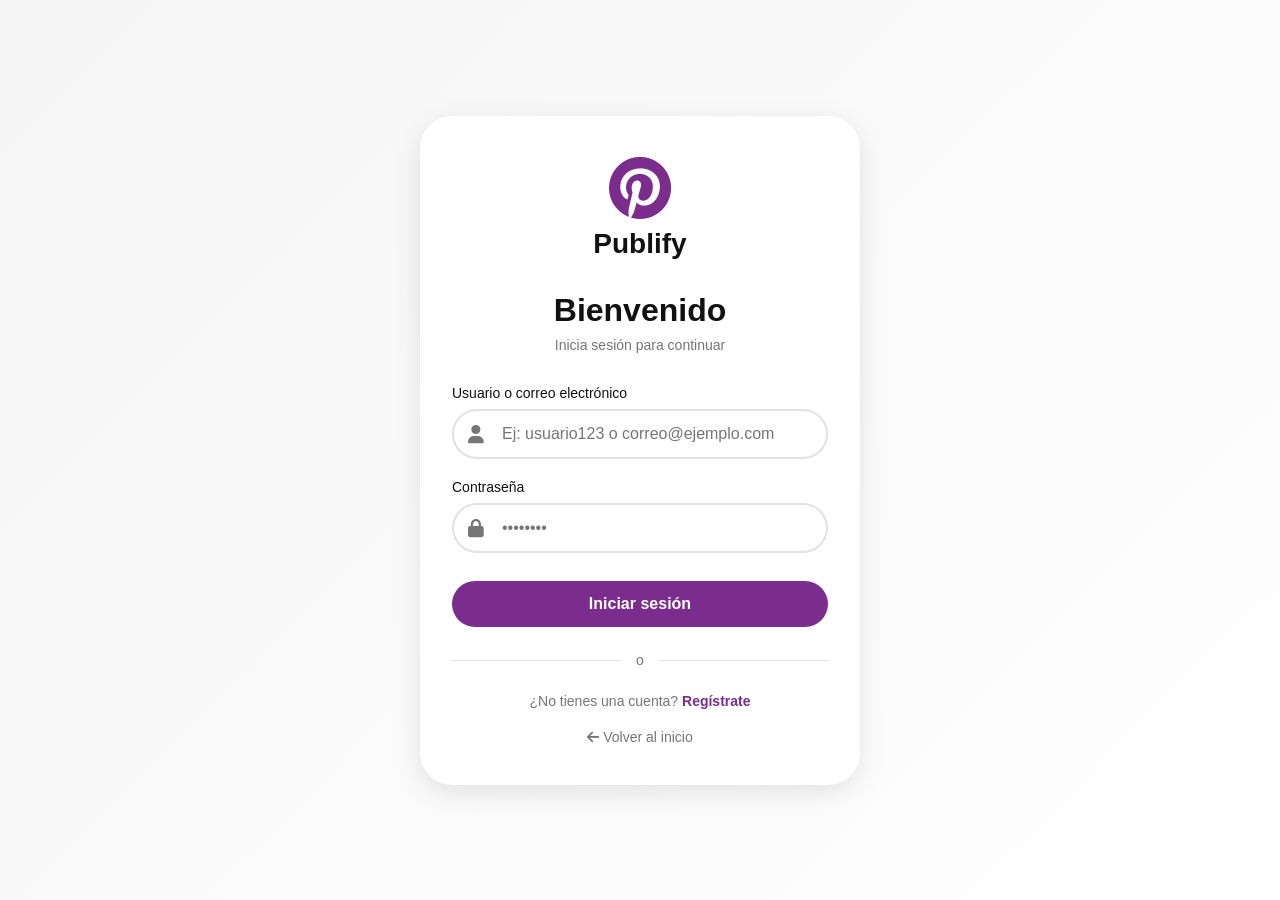
<file: login.html>
<!DOCTYPE html>
<html lang="es">
<head>
    <meta charset="UTF-8">
    <meta name="viewport" content="width=device-width, initial-scale=1.0">
    <title>Iniciar sesión - Publify</title>
    <script src="https://code.jquery.com/jquery-3.7.1.min.js"></script>
    <link rel="stylesheet" href="css/settings-panel.css">
    <link rel="stylesheet" href="css/dark-mode.css">
    <script src="settings-panel.js"></script>
    <link rel="stylesheet" href="https://cdnjs.cloudflare.com/ajax/libs/font-awesome/6.0.0-beta3/css/all.min.css">
    <style>
        * {
            margin: 0;
            padding: 0;
            box-sizing: border-box;
        }

        body {
            font-family: -apple-system, BlinkMacSystemFont, "Segoe UI", Roboto, Helvetica, Arial, sans-serif;
            background: linear-gradient(135deg, #f5f5f5 0%, #fff 100%);
            min-height: 100vh;
            display: flex;
            align-items: center;
            justify-content: center;
        }

        .login-container {
            width: 100%;
            max-width: 480px;
            padding: 20px;
        }

        .login-card {
            background: white;
            border-radius: 32px;
            box-shadow: 0 8px 28px rgba(0, 0, 0, 0.1);
            padding: 40px 32px;
            text-align: center;
        }

        .logo {
            margin-bottom: 32px;
        }

        .logo i {
            font-size: 64px;
            color: #7B2D8E;
        }

        .logo h1 {
            font-size: 28px;
            margin-top: 8px;
            color: #111;
        }

        .login-title {
            font-size: 32px;
            font-weight: 600;
            margin-bottom: 8px;
            color: #111;
        }

        .login-subtitle {
            color: #767676;
            margin-bottom: 32px;
            font-size: 14px;
        }

        .input-group {
            margin-bottom: 20px;
            text-align: left;
        }

        .input-group label {
            display: block;
            margin-bottom: 8px;
            font-weight: 500;
            color: #111;
            font-size: 14px;
        }

        .input-wrapper {
            position: relative;
        }

        .input-wrapper i {
            position: absolute;
            left: 16px;
            top: 50%;
            transform: translateY(-50%);
            color: #767676;
            font-size: 18px;
        }

        .input-wrapper input {
            width: 100%;
            padding: 14px 16px 14px 48px;
            border: 2px solid #e2e2e2;
            border-radius: 28px;
            font-size: 16px;
            outline: none;
            transition: border-color 0.2s;
            font-family: inherit;
        }

        .input-wrapper input:focus {
            border-color: #7B2D8E;
        }

        .input-wrapper input.error {
            border-color: #7B2D8E;
            background-color: #fff5f5;
        }

        .error-message {
            color: #7B2D8E;
            font-size: 12px;
            margin-top: 6px;
            display: none;
        }

        .login-btn {
            width: 100%;
            padding: 14px;
            background: #7B2D8E;
            color: white;
            border: none;
            border-radius: 28px;
            font-size: 16px;
            font-weight: 600;
            cursor: pointer;
            transition: background 0.2s;
            margin-top: 8px;
        }

        .login-btn:hover {
            background: #5a1a6b;
        }

        .login-btn:disabled {
            background: #ccc;
            cursor: not-allowed;
        }

        .divider {
            margin: 24px 0;
            position: relative;
            text-align: center;
        }

        .divider::before {
            content: '';
            position: absolute;
            top: 50%;
            left: 0;
            right: 0;
            height: 1px;
            background: #e2e2e2;
        }

        .divider span {
            background: white;
            padding: 0 16px;
            position: relative;
            color: #767676;
            font-size: 14px;
        }

        .register-link {
            margin-top: 24px;
            color: #767676;
            font-size: 14px;
        }

        .register-link a {
            color: #7B2D8E;
            text-decoration: none;
            font-weight: 600;
        }

        .register-link a:hover {
            text-decoration: underline;
        }

        .back-home {
            display: block;
            margin-top: 20px;
            color: #767676;
            text-decoration: none;
            font-size: 14px;
        }

        .back-home:hover {
            color: #111;
        }

        .alert {
            padding: 12px 16px;
            border-radius: 16px;
            margin-bottom: 24px;
            font-size: 14px;
            display: none;
        }

        .alert-error {
            background: #fff5f5;
            color: #7B2D8E;
            border: 1px solid #ffcdcd;
        }

        .alert-success {
            background: #e8f5e9;
            color: #2e7d32;
            border: 1px solid #c8e6c9;
        }

        /* Responsive */
        @media (max-width: 480px) {
            .login-card {
                padding: 32px 24px;
            }
            
            .login-title {
                font-size: 28px;
            }
        }
    </style>
</head>
<body>
    <div class="login-container">
        <div class="login-card">
            <div class="logo">
                <i class="fab fa-pinterest"></i>
                <h1>Publify</h1>
            </div>

            <h2 class="login-title">Bienvenido</h2>
            <p class="login-subtitle">Inicia sesión para continuar</p>

            <div id="alertMessage" class="alert"></div>

            <form id="loginForm">
                <div class="input-group">
                    <label>Usuario o correo electrónico</label>
                    <div class="input-wrapper">
                        <i class="fas fa-user"></i>
                        <input type="text" id="identifier" placeholder="Ej: usuario123 o correo@ejemplo.com" autocomplete="username">
                    </div>
                    <div id="identifierError" class="error-message">Por favor ingresa tu usuario o correo</div>
                </div>

                <div class="input-group">
                    <label>Contraseña</label>
                    <div class="input-wrapper">
                        <i class="fas fa-lock"></i>
                        <input type="password" id="password" placeholder="••••••••" autocomplete="current-password">
                    </div>
                    <div id="passwordError" class="error-message">Por favor ingresa tu contraseña</div>
                </div>

                <button type="submit" class="login-btn" id="loginBtn">Iniciar sesión</button>
            </form>

            <div class="divider">
                <span>o</span>
            </div>

            <div class="register-link">
                ¿No tienes una cuenta? <a href="register.html">Regístrate</a>
            </div>

            <a href="index.html" class="back-home">
                <i class="fas fa-arrow-left"></i> Volver al inicio
            </a>
        </div>
    </div>

    <script>
        $(document).ready(function() {
            // Si ya hay sesión activa, redirigir al index
            const token = localStorage.getItem('token');
            if (token) {
                // Verificar si el token sigue siendo válido
                $.ajax({
                    url: 'http://54.210.12.34:8000/api/auth/verify',
                    method: 'GET',
                    headers: {
                        'Authorization': `Bearer ${token}`
                    },
                    success: function() {
                        window.location.href = 'index.html';
                    },
                    error: function() {
                        // Token inválido, limpiar
                        localStorage.removeItem('token');
                        localStorage.removeItem('user');
                    }
                });
            }

            // Limpiar errores al escribir
            $('#identifier, #password').on('input', function() {
                $(this).removeClass('error');
                $(this).closest('.input-group').find('.error-message').hide();
                $('#alertMessage').hide();
            });

            // Enviar formulario
            $('#loginForm').on('submit', function(e) {
                e.preventDefault();
                
                let isValid = true;
                const identifier = $('#identifier').val().trim();
                const password = $('#password').val();
                
                // Validaciones
                if (!identifier) {
                    $('#identifier').addClass('error');
                    $('#identifierError').show();
                    isValid = false;
                }
                
                if (!password) {
                    $('#password').addClass('error');
                    $('#passwordError').show();
                    isValid = false;
                }
                
                if (!isValid) return;
                
                // Mostrar loading
                const $btn = $('#loginBtn');
                const originalText = $btn.text();
                $btn.text('Iniciando sesión...').prop('disabled', true);
                
                // Llamar a la API
                $.ajax({
                    url: 'http://54.210.12.34:8000/api/auth/login',
                    method: 'POST',
                    contentType: 'application/json',
                    data: JSON.stringify({
                        identifier: identifier,
                        password: password
                    }),
                    success: function(response) {
                        // Guardar token y datos del usuario
                        localStorage.setItem('token', response.access_token);
                        localStorage.setItem('user', JSON.stringify(response.user));
                        
                        // Mostrar mensaje de éxito
                        showAlert('¡Inicio de sesión exitoso! Redirigiendo...', 'success');
                        
                        // Redirigir al index
                        setTimeout(() => {
                            window.location.href = 'index.html';
                        }, 1000);
                    },
                    error: function(xhr) {
                        let errorMsg = 'Error al iniciar sesión';
                        if (xhr.responseJSON && xhr.responseJSON.detail) {
                            errorMsg = xhr.responseJSON.detail;
                        }
                        showAlert(errorMsg, 'error');
                        $btn.text(originalText).prop('disabled', false);
                    }
                });
            });
            
            function showAlert(message, type) {
                const $alert = $('#alertMessage');
                $alert.text(message);
                $alert.removeClass('alert-error alert-success');
                $alert.addClass(type === 'error' ? 'alert-error' : 'alert-success');
                $alert.show();
                
                // Ocultar después de 5 segundos
                setTimeout(() => {
                    $alert.fadeOut();
                }, 5000);
            }
        });
    </script>
</body>
</html>
</file>
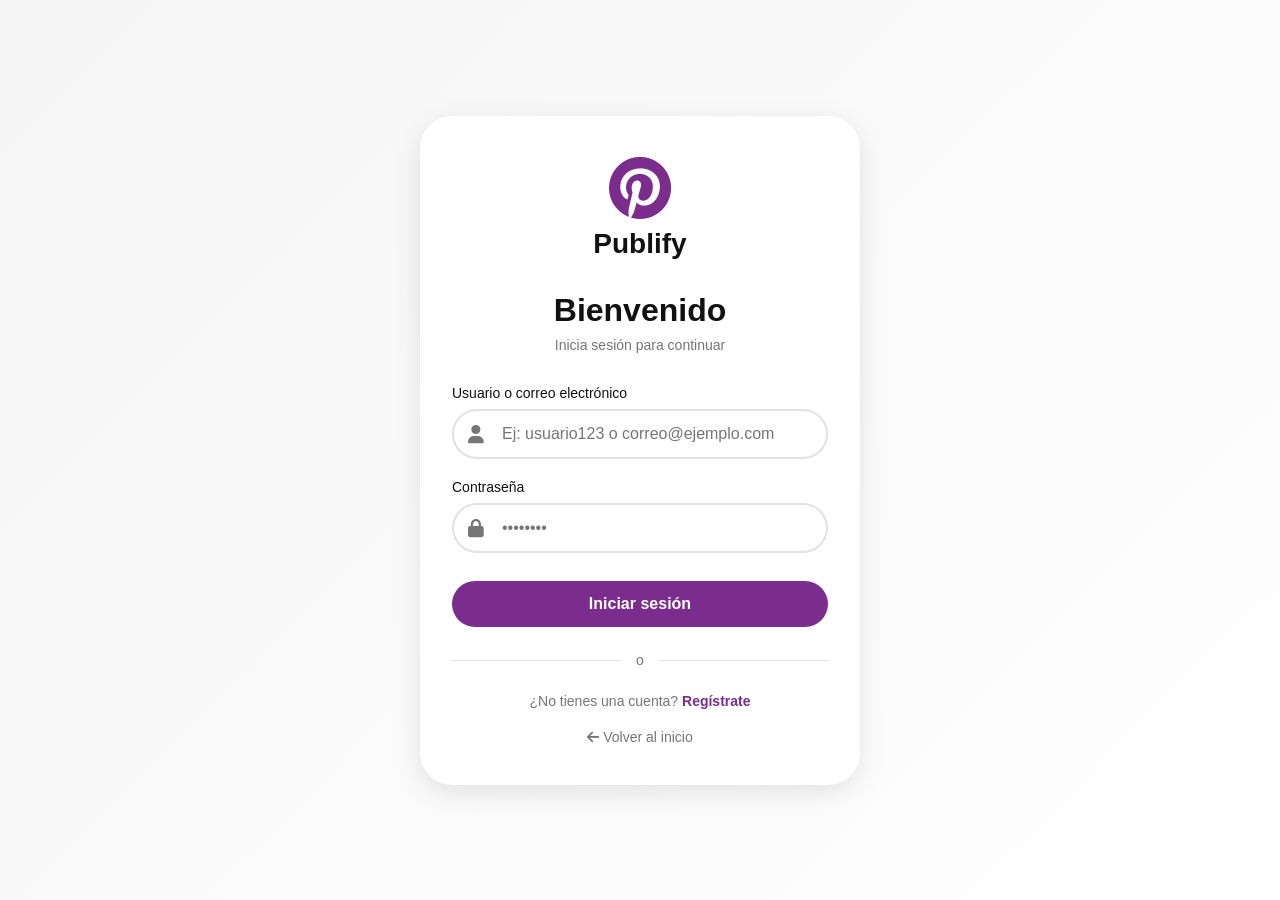
<file: profile.html>
<!DOCTYPE html>
<html lang="es">
<head>
    <meta charset="UTF-8">
    <meta name="viewport" content="width=device-width, initial-scale=1.0">
    <title>Mi Perfil - Publify</title>
    <script src="https://code.jquery.com/jquery-3.7.1.min.js"></script>
    <link rel="stylesheet" href="https://cdnjs.cloudflare.com/ajax/libs/font-awesome/6.0.0-beta3/css/all.min.css">
    <style>
        * {
            margin: 0;
            padding: 0;
            box-sizing: border-box;
        }

        body {
            font-family: -apple-system, BlinkMacSystemFont, "Segoe UI", Roboto, Helvetica, Arial, sans-serif;
            background: #f5f5f5;
            min-height: 100vh;
        }

        .profile-header {
            background: white;
            border-bottom: 1px solid #e2e2e2;
            padding: 16px 24px;
            display: flex;
            align-items: center;
            gap: 20px;
            position: sticky;
            top: 0;
            z-index: 100;
        }

        .back-btn {
            width: 40px;
            height: 40px;
            border-radius: 50%;
            border: none;
            background: #efefef;
            cursor: pointer;
            font-size: 18px;
            transition: background 0.2s;
        }

        .back-btn:hover {
            background: #e2e2e2;
        }

        .profile-header h1 {
            font-size: 24px;
            font-weight: 600;
        }

        .profile-container {
            max-width: 1000px;
            margin: 40px auto;
            padding: 0 24px;
        }

        .profile-card {
            background: white;
            border-radius: 32px;
            box-shadow: 0 4px 20px rgba(0, 0, 0, 0.08);
            overflow: hidden;
        }

        .cover-banner {
            height: 120px;
            background: linear-gradient(135deg, #7B2D8E 0%, #b76ed6 100%);
        }

        .avatar-section {
            position: relative;
            text-align: center;
            margin-top: -50px;
            margin-bottom: 20px;
        }

        .profile-avatar {
            width: 100px;
            height: 100px;
            border-radius: 50%;
            border: 4px solid white;
            margin: 0 auto;
            display: flex;
            align-items: center;
            justify-content: center;
            font-size: 40px;
            font-weight: 600;
            color: white;
            box-shadow: 0 4px 12px rgba(0, 0, 0, 0.15);
        }

        .edit-avatar-btn {
            position: absolute;
            bottom: 5px;
            right: calc(50% - 55px);
            background: white;
            border: none;
            width: 32px;
            height: 32px;
            border-radius: 50%;
            cursor: pointer;
            box-shadow: 0 2px 8px rgba(0, 0, 0, 0.15);
            transition: transform 0.2s;
        }

        .edit-avatar-btn:hover {
            transform: scale(1.05);
        }

        .profile-info {
            text-align: center;
            padding: 0 24px 24px;
            border-bottom: 1px solid #e2e2e2;
        }

        .profile-name {
            font-size: 28px;
            font-weight: 600;
            margin-bottom: 8px;
        }

        .profile-username {
            color: #767676;
            font-size: 16px;
            margin-bottom: 12px;
        }

        .profile-bio {
            color: #111;
            font-size: 14px;
            margin-top: 12px;
        }

        .stats {
            display: flex;
            justify-content: center;
            gap: 48px;
            margin-top: 20px;
            padding-top: 20px;
            border-top: 1px solid #e2e2e2;
        }

        .stat-item {
            text-align: center;
            cursor: pointer;
            transition: opacity 0.2s;
        }

        .stat-item:hover {
            opacity: 0.7;
        }

        .stat-number {
            font-size: 24px;
            font-weight: 700;
            color: #111;
        }

        .stat-label {
            font-size: 12px;
            color: #767676;
        }

        .edit-form {
            padding: 24px;
        }

        .form-title {
            font-size: 18px;
            font-weight: 600;
            margin-bottom: 20px;
            display: flex;
            align-items: center;
            gap: 8px;
        }

        .form-group {
            margin-bottom: 20px;
        }

        .form-group label {
            display: block;
            margin-bottom: 8px;
            font-weight: 500;
            font-size: 14px;
            color: #111;
        }

        .form-group input {
            width: 100%;
            padding: 12px 16px;
            border: 2px solid #e2e2e2;
            border-radius: 16px;
            font-size: 15px;
            outline: none;
            transition: border-color 0.2s;
        }

        .form-group input:focus {
            border-color: #7B2D8E;
        }

        .form-group input.error {
            border-color: #7B2D8E;
            background: #fff5f5;
        }

        .error-message {
            color: #7B2D8E;
            font-size: 12px;
            margin-top: 5px;
            display: none;
        }

        .form-actions {
            display: flex;
            gap: 12px;
            margin-top: 24px;
        }

        .save-btn {
            flex: 1;
            padding: 12px;
            background: #7B2D8E;
            color: white;
            border: none;
            border-radius: 40px;
            font-weight: 600;
            cursor: pointer;
            transition: background 0.2s;
        }

        .save-btn:hover {
            background: #5a1a6b;
        }

        .save-btn:disabled {
            background: #ccc;
            cursor: not-allowed;
        }

        .cancel-btn {
            flex: 1;
            padding: 12px;
            background: #efefef;
            color: #111;
            border: none;
            border-radius: 40px;
            font-weight: 600;
            cursor: pointer;
            transition: background 0.2s;
        }

        .cancel-btn:hover {
            background: #e2e2e2;
        }

        /* Sección de usuarios seguidos */
        .following-section {
            padding: 24px;
            border-top: 1px solid #e2e2e2;
        }

        .following-title {
            font-size: 18px;
            font-weight: 600;
            margin-bottom: 20px;
            display: flex;
            align-items: center;
            gap: 8px;
        }

        .following-list {
            display: grid;
            grid-template-columns: repeat(auto-fill, minmax(250px, 1fr));
            gap: 16px;
        }

        .following-item {
            display: flex;
            align-items: center;
            gap: 12px;
            padding: 12px;
            background: #f9f9f9;
            border-radius: 16px;
            transition: background 0.2s;
        }

        .following-item:hover {
            background: #efefef;
        }

        .following-avatar {
            width: 48px;
            height: 48px;
            border-radius: 50%;
            display: flex;
            align-items: center;
            justify-content: center;
            color: white;
            font-weight: 600;
            font-size: 18px;
        }

        .following-info {
            flex: 1;
        }

        .following-info strong {
            display: block;
            font-size: 14px;
        }

        .following-info span {
            font-size: 12px;
            color: #767676;
        }

        .unfollow-btn {
            background: transparent;
            border: 1px solid #e2e2e2;
            border-radius: 40px;
            padding: 6px 12px;
            font-size: 12px;
            cursor: pointer;
            transition: all 0.2s;
        }

        .unfollow-btn:hover {
            background: #7B2D8E;
            color: white;
            border-color: #7B2D8E;
        }

        .empty-following {
            text-align: center;
            padding: 40px;
            color: #767676;
        }

        .alert {
            padding: 12px 16px;
            border-radius: 16px;
            margin-bottom: 20px;
            font-size: 14px;
            display: none;
        }

        .alert-success {
            background: #e8f5e9;
            color: #2e7d32;
            border: 1px solid #c8e6c9;
        }

        .alert-error {
            background: #fff5f5;
            color: #7B2D8E;
            border: 1px solid #ffcdcd;
        }

        .loading {
            text-align: center;
            padding: 60px;
        }

        .spinner {
            width: 50px;
            height: 50px;
            border: 3px solid #e2e2e2;
            border-top-color: #7B2D8E;
            border-radius: 50%;
            margin: 0 auto 16px;
            animation: spin 0.8s linear infinite;
        }

        @keyframes spin {
            to { transform: rotate(360deg); }
        }

        @media (max-width: 600px) {
            .profile-container {
                padding: 0 16px;
                margin: 20px auto;
            }
            .profile-name {
                font-size: 24px;
            }
            .stats {
                gap: 24px;
            }
            .stat-number {
                font-size: 20px;
            }
            .following-list {
                grid-template-columns: 1fr;
            }
        }
    </style>
</head>
<body>

    <div class="profile-header">
        <button class="back-btn" onclick="window.location.href='index.html'">
            <i class="fas fa-arrow-left"></i>
        </button>
        <h1>Mi Perfil</h1>
    </div>

    <div class="profile-container" id="profileContainer">
        <div class="loading" id="loading">
            <div class="spinner"></div>
            <p>Cargando perfil...</p>
        </div>

        <div id="profileContent" style="display: none;">
            <div class="profile-card">
                <div class="cover-banner"></div>
                
                <div class="avatar-section">
                    <div class="profile-avatar" id="profileAvatar"></div>
                    <button class="edit-avatar-btn" id="editAvatarBtn" title="Cambiar color de avatar">
                        <i class="fas fa-paint-bucket"></i>
                    </button>
                </div>

                <div class="profile-info">
                    <h2 class="profile-name" id="profileName"></h2>
                    <p class="profile-username" id="profileUsername"></p>
                    <p class="profile-bio" id="profileBio"></p>
                    
                    <div class="stats">
                        <div class="stat-item" id="postsStat">
                            <div class="stat-number" id="postsCount">0</div>
                            <div class="stat-label">Publicaciones</div>
                        </div>
                        <div class="stat-item" id="followersStat">
                            <div class="stat-number" id="followersCount">0</div>
                            <div class="stat-label">Seguidores</div>
                        </div>
                        <div class="stat-item" id="followingStat">
                            <div class="stat-number" id="followingCount">0</div>
                            <div class="stat-label">Siguiendo</div>
                        </div>
                    </div>
                </div>

                <div class="edit-form">
                    <div class="form-title">
                        <i class="fas fa-edit"></i>
                        <span>Editar perfil</span>
                    </div>

                    <div id="formAlert" class="alert"></div>

                    <form id="editProfileForm">
                        <div class="form-group">
                            <label>Nombre completo</label>
                            <input type="text" id="nombre" placeholder="Tu nombre">
                            <div id="nombreError" class="error-message">El nombre es obligatorio</div>
                        </div>

                        <div class="form-group">
                            <label>Nombre de usuario</label>
                            <input type="text" id="username" placeholder="usuario">
                            <div id="usernameError" class="error-message">El nombre de usuario es obligatorio</div>
                        </div>

                        <div class="form-group">
                            <label>Correo electrónico</label>
                            <input type="email" id="email" placeholder="correo@ejemplo.com">
                            <div id="emailError" class="error-message">Ingresa un correo válido</div>
                        </div>

                        <div class="form-group">
                            <label>Edad</label>
                            <input type="number" id="edad" min="13" max="120">
                            <div id="edadError" class="error-message">Debes tener al menos 13 años</div>
                        </div>

                        <div class="form-group">
                            <label>Nueva contraseña (dejar vacío si no quieres cambiarla)</label>
                            <input type="password" id="password" placeholder="••••••••">
                            <div id="passwordError" class="error-message">La contraseña debe tener al menos 6 caracteres</div>
                        </div>

                        <div class="form-actions">
                            <button type="submit" class="save-btn" id="saveBtn">Guardar cambios</button>
                            <button type="button" class="cancel-btn" id="cancelBtn">Cancelar</button>
                        </div>
                    </form>
                </div>

                <!-- Sección: A quiénes sigo -->
                <div class="following-section">
                    <div class="following-title">
                        <i class="fas fa-users"></i>
                        <span>A quiénes sigo</span>
                    </div>
                    <div id="followingList" class="following-list">
                        <!-- Lista de usuarios seguidos -->
                    </div>
                </div>
            </div>
        </div>
    </div>

    <script>
        $(document).ready(function() {
            let currentUser = null;
            let allUsers = [];
            let followingList = [];
            let avatarColors = ['#7B2D8E', '#0076d3', '#008a15', '#e600b3', '#e6b300', '#00b3e6', '#7600d3', '#d35400', '#1abc9c', '#2c3e50'];

            // Verificar autenticación
            const token = localStorage.getItem('token');
            const user = JSON.parse(localStorage.getItem('user') || 'null');

            if (!token || !user) {
                window.location.href = 'login.html';
                return;
            }

            // ========== FUNCIONES DE SEGUIDORES ==========
            function getFollowingKey() {
                return `following_${currentUser.id}`;
            }

            function loadFollowing() {
                const key = getFollowingKey();
                const saved = localStorage.getItem(key);
                followingList = saved ? JSON.parse(saved) : [];
                updateFollowingCount();
                renderFollowingList();
            }

            function saveFollowing() {
                const key = getFollowingKey();
                localStorage.setItem(key, JSON.stringify(followingList));
                updateFollowingCount();
                renderFollowingList();
            }

            function updateFollowingCount() {
                $('#followingCount').text(followingList.length);
            }

            function isFollowing(userId) {
                return followingList.some(f => f.id === userId);
            }

            function followUser(userToFollow) {
                if (!isFollowing(userToFollow.id)) {
                    followingList.push({
                        id: userToFollow.id,
                        nombre: userToFollow.nombre,
                        username: userToFollow.username,
                        avatar_color: userToFollow.avatar_color
                    });
                    saveFollowing();
                    return true;
                }
                return false;
            }

            function unfollowUser(userId) {
                followingList = followingList.filter(f => f.id !== userId);
                saveFollowing();
                return true;
            }

            // Cargar todos los usuarios de la API
            function loadAllUsers() {
                return $.ajax({
                    url: 'http://54.210.12.34:8000/users',
                    method: 'GET',
                    success: function(users) {
                        allUsers = users;
                    },
                    error: function() {
                        allUsers = [];
                    }
                });
            }

            function renderFollowingList() {
                const container = $('#followingList');
                container.empty();

                if (followingList.length === 0) {
                    container.html('<div class="empty-following"><i class="fas fa-user-plus"></i><p>No sigues a nadie todavía. ¡Explora y sigue a otros usuarios!</p></div>');
                    return;
                }

                followingList.forEach(followed => {
                    const item = `
                        <div class="following-item" data-user-id="${followed.id}">
                            <div class="following-avatar" style="background-color: ${followed.avatar_color || '#7B2D8E'}">
                                ${followed.nombre ? followed.nombre.charAt(0).toUpperCase() : followed.username.charAt(0).toUpperCase()}
                            </div>
                            <div class="following-info">
                                <strong>${escapeHtml(followed.nombre)}</strong>
                                <span>@${escapeHtml(followed.username)}</span>
                            </div>
                            <button class="unfollow-btn" data-id="${followed.id}">Dejar de seguir</button>
                        </div>
                    `;
                    container.append(item);
                });

                // Eventos para dejar de seguir
                $('.unfollow-btn').on('click', function(e) {
                    e.stopPropagation();
                    const userId = $(this).data('id');
                    unfollowUser(userId);
                    showAlert(`Has dejado de seguir al usuario`, 'success');
                });
            }

            // ========== FUNCIONES DE PERFIL ==========
            function loadUserData() {
                $('#loading').show();
                $('#profileContent').hide();

                $.ajax({
                    url: 'http://54.210.12.34:8000/api/auth/me',
                    method: 'GET',
                    headers: { 'Authorization': `Bearer ${token}` },
                    success: function(response) {
                        currentUser = response;
                        updateProfileUI();
                        loadUserPosts();
                        loadFollowing();
                        loadAllUsers().then(() => {
                            $('#loading').hide();
                            $('#profileContent').show();
                        });
                    },
                    error: function(xhr) {
                        if (xhr.status === 401) {
                            localStorage.removeItem('token');
                            localStorage.removeItem('user');
                            window.location.href = 'login.html';
                        } else {
                            $('#loading').html('<p style="color: #7B2D8E;">Error al cargar el perfil</p>');
                        }
                    }
                });
            }

            function updateProfileUI() {
                const initial = currentUser.nombre ? currentUser.nombre.charAt(0).toUpperCase() : currentUser.username.charAt(0).toUpperCase();
                $('#profileAvatar').text(initial).css('background-color', currentUser.avatar_color);
                $('#profileName').text(currentUser.nombre);
                $('#profileUsername').text('@' + currentUser.username);
                $('#profileBio').text(currentUser.bio || 'Amante del arte y la creatividad ✨');
                
                $('#nombre').val(currentUser.nombre);
                $('#username').val(currentUser.username);
                $('#email').val(currentUser.email);
                $('#edad').val(currentUser.edad);
                $('#password').val('');
            }

            function loadUserPosts() {
                $.ajax({
                    url: 'http://54.210.12.34:8000/posts',
                    method: 'GET',
                    success: function(posts) {
                        const userPosts = posts.filter(post => post.autor_id === currentUser.id);
                        $('#postsCount').text(userPosts.length);
                    },
                    error: function() {
                        $('#postsCount').text('0');
                    }
                });
            }

            // Calcular seguidores (cuántos usuarios te siguen)
            function updateFollowersCount() {
                let followers = 0;
                for (let i = 0; i < localStorage.length; i++) {
                    const key = localStorage.key(i);
                    if (key && key.startsWith('following_')) {
                        const userId = key.replace('following_', '');
                        if (userId !== String(currentUser.id)) {
                            const following = JSON.parse(localStorage.getItem(key));
                            if (following.some(f => f.id === currentUser.id)) {
                                followers++;
                            }
                        }
                    }
                }
                $('#followersCount').text(followers);
            }

            // ========== EDITAR PERFIL ==========
            $('#editAvatarBtn').on('click', function() {
                const currentColor = currentUser.avatar_color;
                let newColorIndex = (avatarColors.indexOf(currentColor) + 1) % avatarColors.length;
                if (newColorIndex === -1) newColorIndex = 0;
                const newColor = avatarColors[newColorIndex];
                
                $.ajax({
                    url: `http://54.210.12.34:8000/api/auth/users/${currentUser.id}`,
                    method: 'PUT',
                    headers: { 'Authorization': `Bearer ${token}`, 'Content-Type': 'application/json' },
                    data: JSON.stringify({ avatar_color: newColor }),
                    success: function(response) {
                        currentUser = response;
                        localStorage.setItem('user', JSON.stringify(currentUser));
                        $('#profileAvatar').css('background-color', newColor);
                        showAlert('Color de avatar actualizado', 'success');
                    },
                    error: function() {
                        showAlert('Error al cambiar el color', 'error');
                    }
                });
            });

            function isValidEmail(email) {
                const regex = /^[^\s@]+@[^\s@]+\.[^\s@]+$/;
                return regex.test(email);
            }

            $('#editProfileForm').on('submit', function(e) {
                e.preventDefault();
                
                let isValid = true;
                const nombre = $('#nombre').val().trim();
                const username = $('#username').val().trim();
                const email = $('#email').val().trim();
                const edad = parseInt($('#edad').val());
                const password = $('#password').val();
                
                if (!nombre) {
                    $('#nombre').addClass('error');
                    $('#nombreError').show();
                    isValid = false;
                } else {
                    $('#nombre').removeClass('error');
                    $('#nombreError').hide();
                }
                
                if (!username) {
                    $('#username').addClass('error');
                    $('#usernameError').show();
                    isValid = false;
                } else {
                    $('#username').removeClass('error');
                    $('#usernameError').hide();
                }
                
                if (!email || !isValidEmail(email)) {
                    $('#email').addClass('error');
                    $('#emailError').show();
                    isValid = false;
                } else {
                    $('#email').removeClass('error');
                    $('#emailError').hide();
                }
                
                if (!edad || edad < 13 || edad > 120) {
                    $('#edad').addClass('error');
                    $('#edadError').show();
                    isValid = false;
                } else {
                    $('#edad').removeClass('error');
                    $('#edadError').hide();
                }
                
                if (password && password.length < 6) {
                    $('#password').addClass('error');
                    $('#passwordError').show();
                    isValid = false;
                } else {
                    $('#password').removeClass('error');
                    $('#passwordError').hide();
                }
                
                if (!isValid) return;
                
                const updateData = { nombre, username, email, edad };
                if (password) updateData.password = password;
                
                const $btn = $('#saveBtn');
                const originalText = $btn.text();
                $btn.text('Guardando...').prop('disabled', true);
                
                $.ajax({
                    url: `http://54.210.12.34:8000/api/auth/users/${currentUser.id}`,
                    method: 'PUT',
                    headers: { 'Authorization': `Bearer ${token}`, 'Content-Type': 'application/json' },
                    data: JSON.stringify(updateData),
                    success: function(response) {
                        currentUser = response;
                        localStorage.setItem('user', JSON.stringify(currentUser));
                        updateProfileUI();
                        showAlert('Perfil actualizado correctamente', 'success');
                        $btn.text(originalText).prop('disabled', false);
                    },
                    error: function(xhr) {
                        let errorMsg = 'Error al actualizar el perfil';
                        if (xhr.responseJSON && xhr.responseJSON.detail) errorMsg = xhr.responseJSON.detail;
                        showAlert(errorMsg, 'error');
                        $btn.text(originalText).prop('disabled', false);
                    }
                });
            });
            
            $('#cancelBtn').on('click', function() {
                updateProfileUI();
                showAlert('Cambios descartados', 'success');
            });
            
            function showAlert(message, type) {
                const $alert = $('#formAlert');
                $alert.text(message);
                $alert.removeClass('alert-success alert-error');
                $alert.addClass(type === 'error' ? 'alert-error' : 'alert-success');
                $alert.show();
                setTimeout(() => $alert.fadeOut(), 3000);
            }
            
            function escapeHtml(text) {
                if (!text) return '';
                const div = document.createElement('div');
                div.textContent = text;
                return div.innerHTML;
            }
            
            $('input').on('input', function() {
                $(this).removeClass('error');
                $(this).closest('.form-group').find('.error-message').hide();
            });
            
            // Actualizar contador de seguidores periódicamente
            function startFollowersUpdater() {
                updateFollowersCount();
                setInterval(() => updateFollowersCount(), 2000);
            }
            
            loadUserData();
            startFollowersUpdater();
        });
    </script>

</body>
</html>
</file>
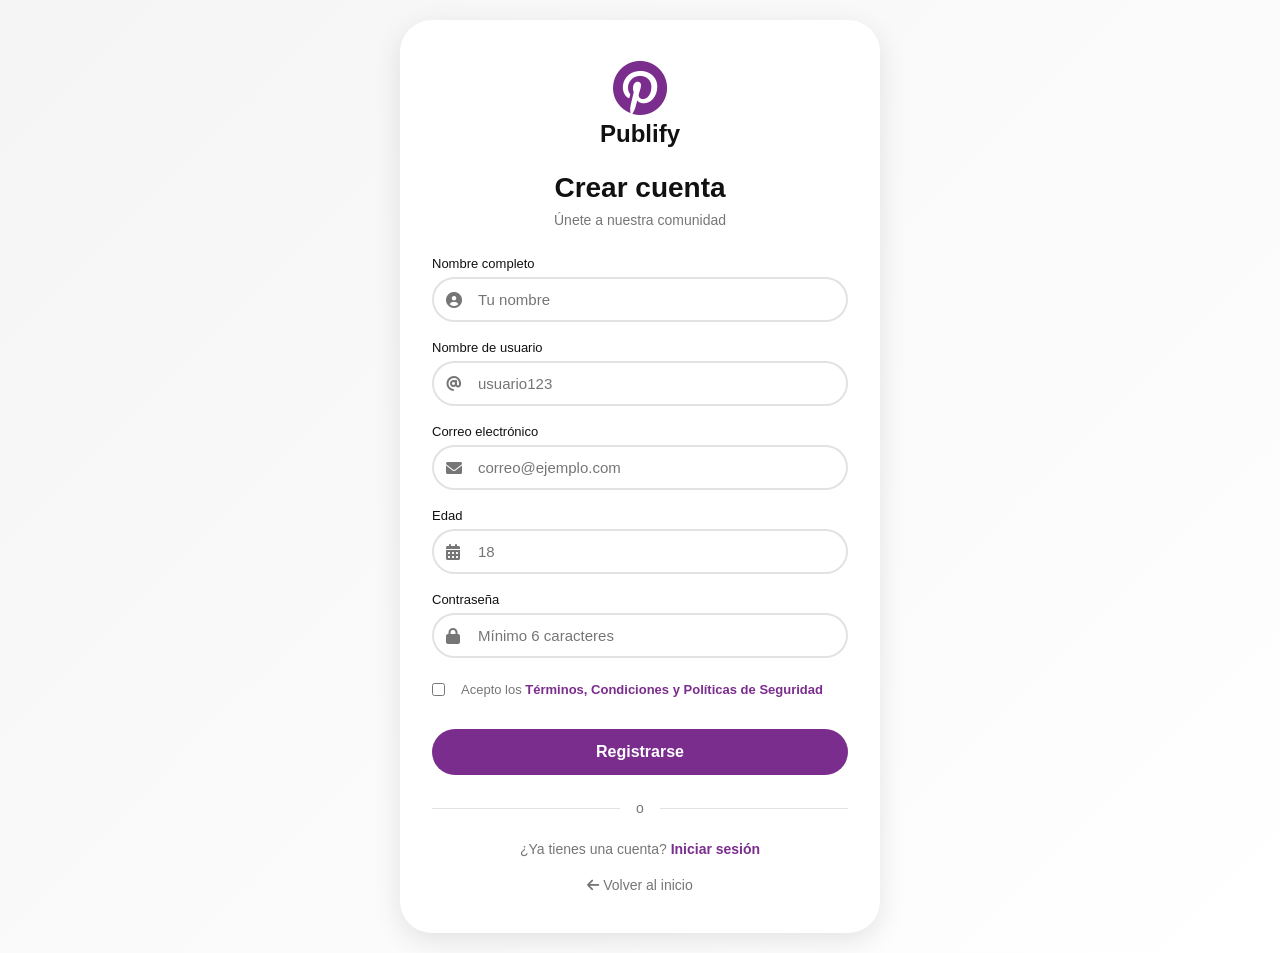
<file: register.html>
<!DOCTYPE html>
<html lang="es">
<head>
    <meta charset="UTF-8">
    <meta name="viewport" content="width=device-width, initial-scale=1.0">
    <title>Registrarse - Publify</title>
    <script src="https://code.jquery.com/jquery-3.7.1.min.js"></script>
    <link rel="stylesheet" href="css/settings-panel.css">
    <link rel="stylesheet" href="css/dark-mode.css">
    <script src="settings-panel.js"></script>
    <link rel="stylesheet" href="https://cdnjs.cloudflare.com/ajax/libs/font-awesome/6.0.0-beta3/css/all.min.css">
    <style>
        * {
            margin: 0;
            padding: 0;
            box-sizing: border-box;
        }

        body {
            font-family: -apple-system, BlinkMacSystemFont, "Segoe UI", Roboto, Helvetica, Arial, sans-serif;
            background: linear-gradient(135deg, #f5f5f5 0%, #fff 100%);
            min-height: 100vh;
            display: flex;
            align-items: center;
            justify-content: center;
        }

        .register-container {
            width: 100%;
            max-width: 520px;
            padding: 20px;
        }

        .register-card {
            background: white;
            border-radius: 32px;
            box-shadow: 0 8px 28px rgba(0, 0, 0, 0.1);
            padding: 40px 32px;
            text-align: center;
        }

        .logo {
            margin-bottom: 24px;
        }

        .logo i {
            font-size: 56px;
            color: #7B2D8E;
        }

        .logo h1 {
            font-size: 24px;
            margin-top: 4px;
            color: #111;
        }

        .register-title {
            font-size: 28px;
            font-weight: 600;
            margin-bottom: 8px;
            color: #111;
        }

        .register-subtitle {
            color: #767676;
            margin-bottom: 28px;
            font-size: 14px;
        }

        .input-group {
            margin-bottom: 18px;
            text-align: left;
        }

        .input-group label {
            display: block;
            margin-bottom: 6px;
            font-weight: 500;
            color: #111;
            font-size: 13px;
        }

        .input-wrapper {
            position: relative;
        }

        .input-wrapper i {
            position: absolute;
            left: 14px;
            top: 50%;
            transform: translateY(-50%);
            color: #767676;
            font-size: 16px;
        }

        .input-wrapper input {
            width: 100%;
            padding: 12px 14px 12px 44px;
            border: 2px solid #e2e2e2;
            border-radius: 28px;
            font-size: 15px;
            outline: none;
            transition: border-color 0.2s;
            font-family: inherit;
        }

        .input-wrapper input:focus {
            border-color: #7B2D8E;
        }

        .input-wrapper input.error {
            border-color: #7B2D8E;
            background-color: #fff5f5;
        }

        .error-message {
            color: #7B2D8E;
            font-size: 11px;
            margin-top: 4px;
            display: none;
        }

        .register-btn {
            width: 100%;
            padding: 14px;
            background: #7B2D8E;
            color: white;
            border: none;
            border-radius: 28px;
            font-size: 16px;
            font-weight: 600;
            cursor: pointer;
            transition: background 0.2s;
            margin-top: 8px;
        }

        .register-btn:hover {
            background: #5a1a6b;
        }

        .register-btn:disabled {
            background: #ccc;
            cursor: not-allowed;
        }

        .divider {
            margin: 24px 0;
            position: relative;
            text-align: center;
        }

        .divider::before {
            content: '';
            position: absolute;
            top: 50%;
            left: 0;
            right: 0;
            height: 1px;
            background: #e2e2e2;
        }

        .divider span {
            background: white;
            padding: 0 16px;
            position: relative;
            color: #767676;
            font-size: 14px;
        }

        .login-link {
            margin-top: 24px;
            color: #767676;
            font-size: 14px;
        }

        .login-link a {
            color: #7B2D8E;
            text-decoration: none;
            font-weight: 600;
        }

        .login-link a:hover {
            text-decoration: underline;
        }

        .back-home {
            display: block;
            margin-top: 20px;
            color: #767676;
            text-decoration: none;
            font-size: 14px;
        }

        .back-home:hover {
            color: #111;
        }

        .alert {
            padding: 12px 16px;
            border-radius: 16px;
            margin-bottom: 24px;
            font-size: 14px;
            display: none;
        }

        .alert-error {
            background: #fff5f5;
            color: #7B2D8E;
            border: 1px solid #ffcdcd;
        }

        .alert-success {
            background: #e8f5e9;
            color: #2e7d32;
            border: 1px solid #c8e6c9;
        }

        /* Responsive */
        @media (max-width: 480px) {
            .register-card {
                padding: 32px 24px;
            }
            
            .register-title {
                font-size: 24px;
            }
        }
    </style>
</head>
<body>
    <div class="register-container">
        <div class="register-card">
            <div class="logo">
                <i class="fab fa-pinterest"></i>
                <h1>Publify</h1>
            </div>

            <h2 class="register-title">Crear cuenta</h2>
            <p class="register-subtitle">Únete a nuestra comunidad</p>

            <div id="alertMessage" class="alert"></div>

            <form id="registerForm">
                <div class="input-group">
                    <label>Nombre completo</label>
                    <div class="input-wrapper">
                        <i class="fas fa-user-circle"></i>
                        <input type="text" id="nombre" placeholder="Tu nombre" autocomplete="name">
                    </div>
                    <div id="nombreError" class="error-message">El nombre es obligatorio</div>
                </div>

                <div class="input-group">
                    <label>Nombre de usuario</label>
                    <div class="input-wrapper">
                        <i class="fas fa-at"></i>
                        <input type="text" id="username" placeholder="usuario123" autocomplete="username">
                    </div>
                    <div id="usernameError" class="error-message">El nombre de usuario es obligatorio</div>
                </div>

                <div class="input-group">
                    <label>Correo electrónico</label>
                    <div class="input-wrapper">
                        <i class="fas fa-envelope"></i>
                        <input type="email" id="email" placeholder="correo@ejemplo.com" autocomplete="email">
                    </div>
                    <div id="emailError" class="error-message">Ingresa un correo válido</div>
                </div>

                <div class="input-group">
                    <label>Edad</label>
                    <div class="input-wrapper">
                        <i class="fas fa-calendar-alt"></i>
                        <input type="number" id="edad" placeholder="18" min="18" max="120">
                    </div>
                    <div id="edadError" class="error-message">Debes tener al menos 18 años para registrarte (Exclusión de menores de edad)</div>
                </div>

                <div class="input-group">
                    <label>Contraseña</label>
                    <div class="input-wrapper">
                        <i class="fas fa-lock"></i>
                        <input type="password" id="password" placeholder="Mínimo 6 caracteres" autocomplete="new-password">
                    </div>
                    <div id="passwordError" class="error-message">La contraseña debe tener al menos 6 caracteres</div>
                </div>

                <!-- Casilla de Aceptación de Términos y Condiciones -->
                <div class="input-group" style="display: flex; align-items: center; gap: 8px; margin-top: 24px; margin-bottom: 24px; text-align: left;">
                    <input type="checkbox" id="aceptaTerminos" required style="width: auto; height: auto; cursor: pointer; margin-right: 8px;">
                    <label for="aceptaTerminos" style="font-size: 13px; color: #767676; margin-bottom: 0; cursor: pointer; font-weight: normal; display: inline;">
                        Acepto los <a href="terminos.html" target="_blank" style="color: #7B2D8E; text-decoration: none; font-weight: 600;">Términos, Condiciones y Políticas de Seguridad</a>
                    </label>
                </div>

                <button type="submit" class="register-btn" id="registerBtn">Registrarse</button>
            </form>

            <div class="divider">
                <span>o</span>
            </div>

            <div class="login-link">
                ¿Ya tienes una cuenta? <a href="login.html">Iniciar sesión</a>
            </div>

            <a href="index.html" class="back-home">
                <i class="fas fa-arrow-left"></i> Volver al inicio
            </a>
        </div>
    </div>

    <script>
        $(document).ready(function() {
            // Si ya hay sesión activa, redirigir al index
            const token = localStorage.getItem('token');
            if (token) {
                window.location.href = 'index.html';
            }

            // Limpiar errores al escribir
            $('input').on('input', function() {
                $(this).removeClass('error');
                $(this).closest('.input-group').find('.error-message').hide();
                $('#alertMessage').hide();
            });

            // Validar email
            function isValidEmail(email) {
                const regex = /^[^\s@]+@[^\s@]+\.[^\s@]+$/;
                return regex.test(email);
            }

            // Enviar formulario
            $('#registerForm').on('submit', function(e) {
                e.preventDefault();
                
                let isValid = true;
                
                const nombre = $('#nombre').val().trim();
                const username = $('#username').val().trim();
                const email = $('#email').val().trim();
                const edad = parseInt($('#edad').val());
                const password = $('#password').val();
                
                // Validaciones
                if (!nombre) {
                    $('#nombre').addClass('error');
                    $('#nombreError').show();
                    isValid = false;
                }
                
                if (!username) {
                    $('#username').addClass('error');
                    $('#usernameError').show();
                    isValid = false;
                }
                
                if (!email || !isValidEmail(email)) {
                    $('#email').addClass('error');
                    $('#emailError').show();
                    isValid = false;
                }
                
                if (!edad || edad < 18 || edad > 120) {
                    $('#edad').addClass('error');
                    $('#edadError').show();
                    isValid = false;
                }
                
                if (!password || password.length < 6) {
                    $('#password').addClass('error');
                    $('#passwordError').show();
                    isValid = false;
                }
                
                if (!isValid) return;

                // Validar aceptación de términos y condiciones
                if (!$('#aceptaTerminos').is(':checked')) {
                    showAlert('Debes aceptar los Términos, Condiciones y Políticas de Seguridad para registrarte.', 'error');
                    return;
                }
                
                // Mostrar loading
                const $btn = $('#registerBtn');
                const originalText = $btn.text();
                $btn.text('Registrando...').prop('disabled', true);
                
                // Llamar a la API
                $.ajax({
                    url: 'http://54.210.12.34:8000/api/auth/register',
                    method: 'POST',
                    contentType: 'application/json',
                    data: JSON.stringify({
                        nombre: nombre,
                        username: username,
                        email: email,
                        edad: edad,
                        password: password
                    }),
                    success: function(response) {
                        showAlert('¡Registro exitoso! Ahora puedes iniciar sesión.', 'success');
                        
                        // Limpiar formulario
                        $('#registerForm')[0].reset();
                        
                        // Redirigir al login después de 2 segundos
                        setTimeout(() => {
                            window.location.href = 'login.html';
                        }, 2000);
                    },
                    error: function(xhr) {
                        let errorMsg = 'Error al registrar usuario';
                        if (xhr.responseJSON && xhr.responseJSON.detail) {
                            errorMsg = xhr.responseJSON.detail;
                        }
                        showAlert(errorMsg, 'error');
                        $btn.text(originalText).prop('disabled', false);
                    }
                });
            });
            
            function showAlert(message, type) {
                const $alert = $('#alertMessage');
                $alert.text(message);
                $alert.removeClass('alert-error alert-success');
                $alert.addClass(type === 'error' ? 'alert-error' : 'alert-success');
                $alert.show();
                
                setTimeout(() => {
                    $alert.fadeOut();
                }, 5000);
            }
        });
    </script>
</body>
</html>
</file>
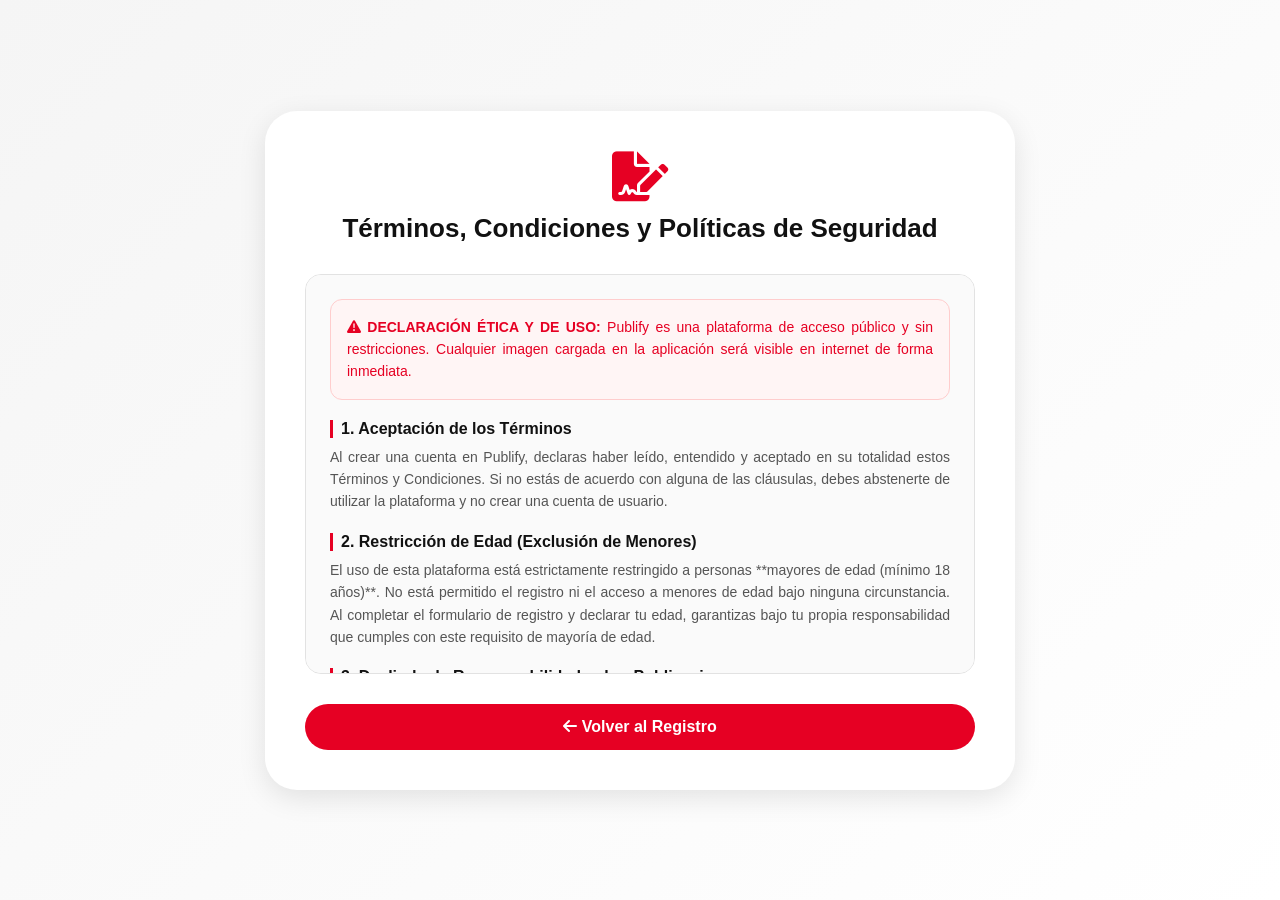
<file: terminos.html>
<!DOCTYPE html>
<html lang="es">
<head>
    <meta charset="UTF-8">
    <meta name="viewport" content="width=device-width, initial-scale=1.0">
    <title>Términos, Condiciones y Políticas de Seguridad - Publify</title>
    <link rel="stylesheet" href="css/global.css">
    <link rel="stylesheet" href="https://cdnjs.cloudflare.com/ajax/libs/font-awesome/6.0.0-beta3/css/all.min.css">
    <style>
        * {
            margin: 0;
            padding: 0;
            box-sizing: border-box;
        }

        body {
            font-family: -apple-system, BlinkMacSystemFont, "Segoe UI", Roboto, Helvetica, Arial, sans-serif;
            background: linear-gradient(135deg, #f5f5f5 0%, #fff 100%);
            min-height: 100vh;
            padding: 40px 20px;
            display: flex;
            justify-content: center;
            align-items: center;
        }

        .terms-container {
            width: 100%;
            max-width: 750px;
            background: white;
            border-radius: 32px;
            box-shadow: 0 8px 28px rgba(0, 0, 0, 0.1);
            padding: 40px;
        }

        .terms-header {
            text-align: center;
            margin-bottom: 30px;
        }

        .terms-header i {
            font-size: 50px;
            color: #e60023;
            margin-bottom: 12px;
        }

        .terms-header h1 {
            font-size: 26px;
            color: #111;
            font-weight: 700;
        }

        .terms-content {
            max-height: 400px;
            overflow-y: auto;
            border: 1px solid #e2e2e2;
            border-radius: 16px;
            padding: 24px;
            margin-bottom: 30px;
            background-color: #fafafa;
        }

        .terms-content::-webkit-scrollbar {
            width: 8px;
        }

        .terms-content::-webkit-scrollbar-track {
            background: #f1f1f1;
            border-radius: 10px;
        }

        .terms-content::-webkit-scrollbar-thumb {
            background: #ccc;
            border-radius: 10px;
        }

        .terms-content::-webkit-scrollbar-thumb:hover {
            background: #999;
        }

        h2 {
            font-size: 16px;
            color: #111;
            margin-top: 20px;
            margin-bottom: 8px;
            font-weight: 600;
            border-left: 3px solid #e60023;
            padding-left: 8px;
        }

        p {
            font-size: 14px;
            color: #555;
            line-height: 1.6;
            margin-bottom: 14px;
            text-align: justify;
        }

        ul {
            margin-left: 20px;
            margin-bottom: 14px;
            color: #555;
            font-size: 14px;
            line-height: 1.6;
        }

        li {
            margin-bottom: 6px;
        }

        .highlight-box {
            background-color: #fff5f5;
            border: 1px solid #ffcdcd;
            border-radius: 12px;
            padding: 16px;
            margin-bottom: 20px;
        }

        .highlight-box p {
            color: #e60023;
            font-weight: 500;
            margin-bottom: 0;
        }

        .btn-back {
            display: block;
            width: 100%;
            padding: 14px;
            background: #e60023;
            color: white;
            text-align: center;
            text-decoration: none;
            border-radius: 28px;
            font-size: 16px;
            font-weight: 600;
            transition: background 0.2s;
        }

        .btn-back:hover {
            background: #ad081b;
        }
    </style>
</head>
<body>
    <div class="terms-container">
        <div class="terms-header">
            <i class="fas fa-file-signature"></i>
            <h1>Términos, Condiciones y Políticas de Seguridad</h1>
        </div>

        <div class="terms-content">
            <div class="highlight-box">
                <p><i class="fas fa-exclamation-triangle"></i> <strong>DECLARACIÓN ÉTICA Y DE USO:</strong> Publify es una plataforma de acceso público y sin restricciones. Cualquier imagen cargada en la aplicación será visible en internet de forma inmediata.</p>
            </div>

            <h2>1. Aceptación de los Términos</h2>
            <p>Al crear una cuenta en Publify, declaras haber leído, entendido y aceptado en su totalidad estos Términos y Condiciones. Si no estás de acuerdo con alguna de las cláusulas, debes abstenerte de utilizar la plataforma y no crear una cuenta de usuario.</p>

            <h2>2. Restricción de Edad (Exclusión de Menores)</h2>
            <p>El uso de esta plataforma está estrictamente restringido a personas **mayores de edad (mínimo 18 años)**. No está permitido el registro ni el acceso a menores de edad bajo ninguna circunstancia. Al completar el formulario de registro y declarar tu edad, garantizas bajo tu propia responsabilidad que cumples con este requisito de mayoría de edad.</p>

            <h2>3. Deslinde de Responsabilidad sobre Publicaciones</h2>
            <p>Publify opera bajo un modelo de auto-publicación descentralizada. En consecuencia, se establecen los siguientes límites éticos y legales:</p>
            <ul>
                <li>La organización y los desarrolladores de la plataforma **no se hacen responsables** por ningún daño, perjuicio, ofensa, difamación o consecuencia legal generada directa o indirectamente a causa de las publicaciones (imágenes, títulos, descripciones) realizadas por los usuarios.</li>
                <li>Cada usuario es el **único responsable legal y ético** del contenido que sube a la plataforma y de las interacciones que genere en la sección de comentarios.</li>
                <li>Al aceptar estos términos, liberas a la organización de cualquier reclamo o indemnización civil, penal o administrativa relacionada con el contenido del sitio.</li>
            </ul>

            <h2>4. Política de Seguridad y Almacenamiento</h2>
            <p>Para el funcionamiento e intercambio de inspiración visual, el sistema opera con el siguiente flujo de seguridad de datos:</p>
            <ul>
                <li><strong>Almacenamiento Público (AWS S3):</strong> Las fotos que subes se guardan en el bucket público de AWS S3 de la organización. Cualquier persona con el enlace de la imagen podrá acceder a ella, incluso si no ha iniciado sesión. No subas fotos íntimas, confidenciales o con derechos de autor protegidos.</li>
                <li><strong>Seguridad de Credenciales:</strong> Las contraseñas se almacenan de forma segura utilizando hasheo criptográfico en nuestra base de datos local SQLite. Sin embargo, eres responsable de la confidencialidad de tus credenciales de inicio de sesión.</li>
            </ul>

            <h2>5. Propiedad Intelectual y Contenido Prohibido</h2>
            <p>No se permite la publicación de contenidos que inciten al odio, violencia, pornografía infantil, infracción de derechos de autor o actividades delictivas. La organización se reserva el derecho de eliminar cualquier post y suspender cualquier cuenta que infrinja estas reglas éticas básicas sin previo aviso.</p>
        </div>

        <a href="register.html" class="btn-back"><i class="fas fa-arrow-left"></i> Volver al Registro</a>
    </div>
</body>
</html>
</file>
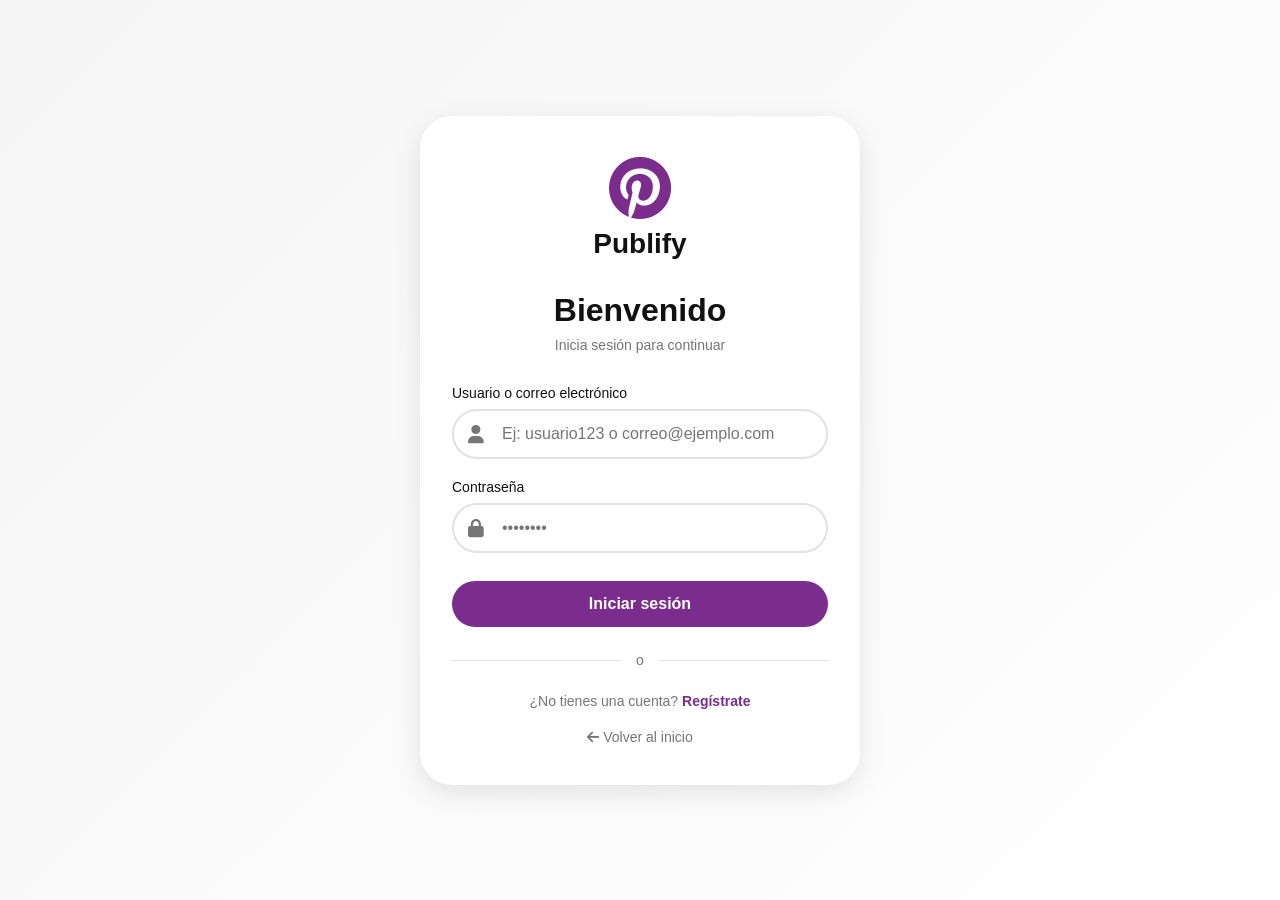
<file: upload.html>
<!DOCTYPE html>
<html lang="es">
<head>
    <meta charset="UTF-8">
    <meta name="viewport" content="width=device-width, initial-scale=1.0">
    <title>Subir imagen - Publify</title>
    <script src="https://code.jquery.com/jquery-3.7.1.min.js"></script>
    <link rel="stylesheet" href="/css/settings-panel.css">
    <link rel="stylesheet" href="/css/dark-mode.css">
    <script src="settings-panel.js"></script>
    <link rel="stylesheet" href="https://cdnjs.cloudflare.com/ajax/libs/font-awesome/6.0.0-beta3/css/all.min.css">
    <style>
        * {
            margin: 0;
            padding: 0;
            box-sizing: border-box;
        }

        body {
            font-family: -apple-system, BlinkMacSystemFont, "Segoe UI", Roboto, Helvetica, Arial, sans-serif;
            background: linear-gradient(135deg, #f5f5f5 0%, #fff 100%);
            min-height: 100vh;
        }

        .upload-header {
            background: white;
            border-bottom: 1px solid #e2e2e2;
            padding: 16px 24px;
            display: flex;
            align-items: center;
            gap: 20px;
            position: sticky;
            top: 0;
            z-index: 100;
        }

        .back-btn {
            width: 40px;
            height: 40px;
            border-radius: 50%;
            border: none;
            background: #efefef;
            cursor: pointer;
            font-size: 18px;
            transition: background 0.2s;
        }

        .back-btn:hover {
            background: #e2e2e2;
        }

        .upload-header h1 {
            font-size: 24px;
            font-weight: 600;
        }

        .upload-container {
            max-width: 600px;
            margin: 40px auto;
            padding: 0 24px;
        }

        .upload-card {
            background: white;
            border-radius: 32px;
            box-shadow: 0 8px 28px rgba(0, 0, 0, 0.1);
            padding: 32px;
        }

        .upload-title {
            font-size: 28px;
            font-weight: 600;
            margin-bottom: 8px;
            text-align: center;
        }

        .upload-subtitle {
            color: #767676;
            margin-bottom: 32px;
            text-align: center;
            font-size: 14px;
        }

        /* Área de dropzone */
        .dropzone {
            border: 2px dashed #e2e2e2;
            border-radius: 24px;
            padding: 40px;
            text-align: center;
            cursor: pointer;
            transition: all 0.2s;
            margin-bottom: 24px;
        }

        .dropzone:hover {
            border-color: #7B2D8E;
            background: #f9f0fc;
        }

        .dropzone.dragover {
            border-color: #7B2D8E;
            background: #f9f0fc;
        }

        .dropzone i {
            font-size: 64px;
            color: #767676;
            margin-bottom: 16px;
        }

        .dropzone p {
            color: #767676;
            font-size: 14px;
        }

        .dropzone .file-name {
            margin-top: 12px;
            font-weight: 500;
            color: #7B2D8E;
        }

        .preview-image {
            margin-top: 16px;
            display: none;
        }

        .preview-image img {
            max-width: 100%;
            max-height: 200px;
            border-radius: 16px;
            margin-top: 12px;
        }

        /* Formulario */
        .form-group {
            margin-bottom: 20px;
        }

        .form-group label {
            display: block;
            margin-bottom: 8px;
            font-weight: 500;
            color: #111;
            font-size: 14px;
        }

        .form-group input, .form-group select, .form-group textarea {
            width: 100%;
            padding: 12px 16px;
            border: 2px solid #e2e2e2;
            border-radius: 16px;
            font-size: 15px;
            outline: none;
            transition: border-color 0.2s;
            font-family: inherit;
        }

        .form-group input:focus, .form-group select:focus, .form-group textarea:focus {
            border-color: #7B2D8E;
        }

        .form-group input.error, .form-group select.error, .form-group textarea.error {
            border-color: #7B2D8E;
            background: #fff5f5;
        }

        .error-message {
            color: #7B2D8E;
            font-size: 12px;
            margin-top: 5px;
            display: none;
        }

        .upload-btn {
            width: 100%;
            padding: 14px;
            background: #7B2D8E;
            color: white;
            border: none;
            border-radius: 40px;
            font-size: 16px;
            font-weight: 600;
            cursor: pointer;
            transition: background 0.2s;
            margin-top: 8px;
        }

        .upload-btn:hover {
            background: #5a1a6b;
        }

        .upload-btn:disabled {
            background: #ccc;
            cursor: not-allowed;
        }

        /* Alertas */
        .alert {
            padding: 12px 16px;
            border-radius: 16px;
            margin-bottom: 20px;
            font-size: 14px;
            display: none;
        }

        .alert-success {
            background: #e8f5e9;
            color: #2e7d32;
            border: 1px solid #c8e6c9;
        }

        .alert-error {
            background: #fff5f5;
            color: #7B2D8E;
            border: 1px solid #ffcdcd;
        }

        /* Loading */
        .loading {
            text-align: center;
            padding: 20px;
        }

        .spinner {
            width: 40px;
            height: 40px;
            border: 3px solid #e2e2e2;
            border-top-color: #7B2D8E;
            border-radius: 50%;
            margin: 0 auto 12px;
            animation: spin 0.8s linear infinite;
        }

        @keyframes spin {
            to { transform: rotate(360deg); }
        }

        /* Loader de categorías */
        .categories-loading {
            text-align: center;
            padding: 12px;
            color: #767676;
            font-size: 14px;
        }
    </style>
</head>
<body>

    <div class="upload-header">
        <button class="back-btn" onclick="window.location.href='index.html'">
            <i class="fas fa-arrow-left"></i>
        </button>
        <h1>Subir imagen</h1>
    </div>

    <div class="upload-container">
        <div class="upload-card">
            <h2 class="upload-title">Comparte tu inspiración</h2>
            <p class="upload-subtitle">Sube una imagen y compártela con la comunidad</p>

            <div id="alertMessage" class="alert"></div>

            <form id="uploadForm" enctype="multipart/form-data">
                <!-- Dropzone para imagen -->
                <div class="dropzone" id="dropzone">
                    <i class="fas fa-cloud-upload-alt"></i>
                    <p>Arrastra y suelta tu imagen aquí o haz clic para seleccionar</p>
                    <p style="font-size: 12px; margin-top: 8px;">JPEG, PNG, GIF, WEBP (máx. 10MB)</p>
                    <div class="file-name" id="fileName"></div>
                    <input type="file" id="fileInput" accept="image/jpeg,image/png,image/jpg,image/gif,image/webp" style="display: none;">
                </div>

                <div class="preview-image" id="previewContainer">
                    <img id="previewImg" src="">
                </div>

                <div class="form-group">
                    <label>Título</label>
                    <input type="text" id="titulo" placeholder="Ej: Atardecer en la playa">
                    <div id="tituloError" class="error-message">El título es obligatorio</div>
                </div>

                <div class="form-group">
                    <label>Categoría</label>
                    <select id="categoria">
                        <option value="">Cargando categorías...</option>
                    </select>
                    <div id="categoriaError" class="error-message">Selecciona una categoría</div>
                </div>

                <div class="form-group">
                    <label>Descripción (opcional)</label>
                    <textarea id="descripcion" rows="3" placeholder="Cuéntanos más sobre esta imagen..."></textarea>
                </div>

                <button type="submit" class="upload-btn" id="uploadBtn">
                    <i class="fas fa-upload"></i> Publicar
                </button>
            </form>

            <div id="loadingUpload" class="loading" style="display: none;">
                <div class="spinner"></div>
                <p>Subiendo imagen...</p>
            </div>
        </div>
    </div>

    <script>
        $(document).ready(function() {
            // Verificar autenticación
            const token = localStorage.getItem('token');
            const user = JSON.parse(localStorage.getItem('user') || 'null');

            if (!token || !user) {
                window.location.href = 'login.html';
                return;
            }

            let selectedFile = null;
            let categories = [];

            // ========== CARGAR CATEGORÍAS DESDE LA API ==========
            async function loadCategories() {
                const selectCategoria = $('#categoria');
                selectCategoria.html('<option value="">Cargando categorías...</option>');
                
                try {
                    const response = await fetch('http://54.210.12.34:8000/categories');
                    if (response.ok) {
                        categories = await response.json();
                        
                        if (categories.length === 0) {
                            selectCategoria.html('<option value="">No hay categorías disponibles</option>');
                        } else {
                            let options = '<option value="">Selecciona una categoría</option>';
                            categories.forEach(cat => {
                                options += `<option value="${escapeHtml(cat.nombre)}">${escapeHtml(cat.nombre)}</option>`;
                            });
                            selectCategoria.html(options);
                        }
                    } else {
                        throw new Error('Error al cargar categorías');
                    }
                } catch (error) {
                    console.error('Error cargando categorías:', error);
                    // Categorías de respaldo en caso de error
                    const fallbackCategories = ['Arte', 'Naturaleza', 'Paisajes', 'Animales', 'Viajes', 'Diseño', 'Fotografía', 'Comida', 'Moda'];
                    let options = '<option value="">Selecciona una categoría</option>';
                    fallbackCategories.forEach(cat => {
                        options += `<option value="${cat}">${cat}</option>`;
                    });
                    selectCategoria.html(options);
                    showAlert('No se pudieron cargar las categorías. Usando lista local.', 'error');
                }
            }

            // ========== DROPZONE ==========
            const dropzone = $('#dropzone');
            const fileInput = $('#fileInput');
            const fileName = $('#fileName');
            const previewContainer = $('#previewContainer');
            const previewImg = $('#previewImg');

            dropzone.on('click', function() {
                fileInput.click();
            });

            fileInput.on('change', function(e) {
                if (e.target.files.length) {
                    handleFile(e.target.files[0]);
                }
            });

            dropzone.on('dragover', function(e) {
                e.preventDefault();
                dropzone.addClass('dragover');
            });

            dropzone.on('dragleave', function(e) {
                e.preventDefault();
                dropzone.removeClass('dragover');
            });

            dropzone.on('drop', function(e) {
                e.preventDefault();
                dropzone.removeClass('dragover');
                if (e.originalEvent.dataTransfer.files.length) {
                    handleFile(e.originalEvent.dataTransfer.files[0]);
                }
            });

            function handleFile(file) {
                const allowedTypes = ['image/jpeg', 'image/png', 'image/jpg', 'image/gif', 'image/webp'];
                
                if (!allowedTypes.includes(file.type)) {
                    showAlert('Tipo de archivo no permitido. Solo imágenes.', 'error');
                    return;
                }
                
                if (file.size > 10 * 1024 * 1024) {
                    showAlert('La imagen no puede superar los 10MB.', 'error');
                    return;
                }
                
                selectedFile = file;
                fileName.text(file.name);
                
                const reader = new FileReader();
                reader.onload = function(e) {
                    previewImg.attr('src', e.target.result);
                    previewContainer.show();
                };
                reader.readAsDataURL(file);
            }

            // ========== SUBIR IMAGEN AL ENDPOINT /posts ==========
            $('#uploadForm').on('submit', async function(e) {
                e.preventDefault();
                
                let isValid = true;
                const titulo = $('#titulo').val().trim();
                const categoria = $('#categoria').val();
                
                if (!titulo) {
                    $('#titulo').addClass('error');
                    $('#tituloError').show();
                    isValid = false;
                } else {
                    $('#titulo').removeClass('error');
                    $('#tituloError').hide();
                }
                
                if (!categoria) {
                    $('#categoria').addClass('error');
                    $('#categoriaError').show();
                    isValid = false;
                } else {
                    $('#categoria').removeClass('error');
                    $('#categoriaError').hide();
                }
                
                if (!selectedFile) {
                    showAlert('Selecciona una imagen', 'error');
                    return;
                }
                
                if (!isValid) return;
                
                const formData = new FormData();
                formData.append('titulo', titulo);
                formData.append('categoria', categoria);
                formData.append('descripcion', $('#descripcion').val());
                formData.append('autor_id', user.id);
                formData.append('file', selectedFile);
                
                const $btn = $('#uploadBtn');
                const originalText = $btn.html();
                $btn.prop('disabled', true).html('<i class="fas fa-spinner fa-spin"></i> Subiendo...');
                $('#loadingUpload').show();
                $('#uploadForm').hide();
                
                try {
                    const response = await fetch('http://54.210.12.34:8000/posts', {
                        method: 'POST',
                        headers: {
                            'Authorization': `Bearer ${token}`
                        },
                        body: formData
                    });
                    
                    const data = await response.json();
                    
                    if (response.ok) {
                        showAlert('¡Imagen subida con éxito! Redirigiendo...', 'success');
                        setTimeout(() => {
                            window.location.href = 'index.html';
                        }, 1500);
                    } else {
                        throw new Error(data.detail || 'Error al subir la imagen');
                    }
                } catch (error) {
                    console.error('Error:', error);
                    showAlert(error.message, 'error');
                    $btn.prop('disabled', false).html(originalText);
                    $('#loadingUpload').hide();
                    $('#uploadForm').show();
                }
            });
            
            function showAlert(message, type) {
                const $alert = $('#alertMessage');
                $alert.text(message);
                $alert.removeClass('alert-success alert-error');
                $alert.addClass(type === 'error' ? 'alert-error' : 'alert-success');
                $alert.show();
                
                setTimeout(() => {
                    $alert.fadeOut();
                }, 4000);
            }
            
            function escapeHtml(text) {
                if (!text) return '';
                const div = document.createElement('div');
                div.textContent = text;
                return div.innerHTML;
            }
            
            // Limpiar errores al escribir
            $('#titulo, #categoria').on('input change', function() {
                $(this).removeClass('error');
                $(this).closest('.form-group').find('.error-message').hide();
                $('#alertMessage').hide();
            });
            
            // Cargar categorías al iniciar
            loadCategories();
        });
    </script>

</body>
</html>
</file>
<file: css/settings-panel.css>
/* ========== PANEL DE AJUSTES ========== */

.settings-overlay {
    position: fixed;
    top: 0;
    left: 0;
    right: 0;
    bottom: 0;
    background: rgba(0, 0, 0, 0.5);
    z-index: 2000;
    opacity: 0;
    visibility: hidden;
    transition: opacity 0.3s, visibility 0.3s;
}

.settings-overlay.show {
    opacity: 1;
    visibility: visible;
}

.settings-panel {
    position: fixed;
    top: 0;
    right: -320px;
    width: 320px;
    height: 100vh;
    background: white;
    z-index: 2001;
    box-shadow: -4px 0 20px rgba(0, 0, 0, 0.15);
    transition: right 0.3s ease;
    display: flex;
    flex-direction: column;
}

.settings-panel.open {
    right: 0;
}

body.dark-mode .settings-panel {
    background: #1e1e1e;
}

.settings-panel-header {
    display: flex;
    justify-content: space-between;
    align-items: center;
    padding: 20px 24px;
    border-bottom: 1px solid #e2e2e2;
}

body.dark-mode .settings-panel-header {
    border-bottom-color: #3a3a3a;
}

.settings-panel-header h3 {
    font-size: 20px;
    font-weight: 600;
    margin: 0;
    display: flex;
    align-items: center;
    gap: 10px;
}

.settings-close-btn {
    width: 36px;
    height: 36px;
    border-radius: 50%;
    border: none;
    background: #efefef;
    cursor: pointer;
    font-size: 18px;
    transition: background 0.2s;
}

.settings-close-btn:hover {
    background: #e2e2e2;
}

body.dark-mode .settings-close-btn {
    background: #2a2a2a;
    color: white;
}

body.dark-mode .settings-close-btn:hover {
    background: #3a3a3a;
}

.settings-panel-body {
    flex: 1;
    padding: 24px;
}

.settings-section {
    margin-bottom: 24px;
}

.settings-section h4 {
    font-size: 16px;
    font-weight: 600;
    margin-bottom: 16px;
    display: flex;
    align-items: center;
    gap: 10px;
    color: #7B2D8E;
}

.settings-section h4 i {
    width: 24px;
}

.settings-option {
    display: flex;
    justify-content: space-between;
    align-items: center;
    padding: 12px 0;
    border-bottom: 1px solid #f0f0f0;
}

body.dark-mode .settings-option {
    border-bottom-color: #3a3a3a;
}

.settings-option span {
    font-size: 14px;
}

.theme-toggle-btn {
    padding: 8px 16px;
    border-radius: 40px;
    border: none;
    background: #7B2D8E;
    color: white;
    cursor: pointer;
    font-size: 13px;
    font-weight: 500;
    transition: background 0.2s;
}

.theme-toggle-btn:hover {
    background: #5a1a6b;
}
</file>
<file: css/dark-mode.css>
/* ========== MODO OSCURO - ESTILOS GLOBALES ========== */

body.dark-mode {
    --text-dark: #ffffff;
    --text-gray: #a0a0a0;
    --gray-bg: #2a2a2a;
    --gray-border: #3a3a3a;
    background-color: #121212;
    color: #ffffff;
}

/* Modo oscuro - Sidebar */
body.dark-mode .sidebar {
    background-color: #1e1e1e;
    border-right-color: #3a3a3a;
}

body.dark-mode .logo-text {
    color: #ffffff;
}

body.dark-mode .nav-item {
    color: #e0e0e0;
}

body.dark-mode .nav-item:hover {
    background-color: #2a2a2a;
}

body.dark-mode .nav-item.active {
    background-color: #2a2a2a;
}

body.dark-mode .settings-container {
    border-top-color: #3a3a3a;
}

/* Modo oscuro - Header */
body.dark-mode .detail-header,
body.dark-mode .explore-header,
body.dark-mode header {
    background-color: #1e1e1e;
    border-bottom-color: #3a3a3a;
}

body.dark-mode .search-container {
    background-color: #2a2a2a;
}

body.dark-mode .search-container input {
    color: #ffffff;
}

body.dark-mode .search-container input::placeholder {
    color: #888888;
}

/* Modo oscuro - Tarjetas */
body.dark-mode .post-card {
    background-color: #1e1e1e;
    box-shadow: 0 1px 3px rgba(0, 0, 0, 0.3);
}

body.dark-mode .post-card:hover {
    box-shadow: 0 8px 20px rgba(0, 0, 0, 0.3);
}

body.dark-mode .post-title {
    color: #ffffff;
}

body.dark-mode .post-author span {
    color: #a0a0a0;
}

/* Modo oscuro - Detalle */
body.dark-mode .pin-detail-card {
    background-color: #1e1e1e;
}

body.dark-mode .pin-detail-info {
    background-color: #1e1e1e;
}

body.dark-mode .pin-author,
body.dark-mode .comments-header,
body.dark-mode .comment-input-container {
    border-bottom-color: #3a3a3a;
    border-top-color: #3a3a3a;
}

body.dark-mode .comment-item {
    background-color: #2a2a2a;
}

body.dark-mode .comment-header-detail strong {
    color: #ffffff;
}

body.dark-mode .comment-content-detail p {
    color: #e0e0e0;
}

body.dark-mode .comment-input-container input {
    background-color: #2a2a2a;
    border-color: #3a3a3a;
    color: #ffffff;
}

body.dark-mode .related-pin-overlay {
    background-color: #1e1e1e;
}

body.dark-mode .related-pin-overlay p {
    color: #ffffff;
}

/* Modo oscuro - Categorías */
body.dark-mode .categories-bar {
    background-color: #1e1e1e;
    border-bottom-color: #3a3a3a;
}

body.dark-mode .category-btn {
    background-color: #2a2a2a;
    color: #e0e0e0;
}

body.dark-mode .category-btn.active {
    background-color: #7B2D8E;
    color: white;
}

body.dark-mode .category-banner {
    background: linear-gradient(135deg, #5a1a6b 0%, #7B2D8E 100%);
}

/* Modo oscuro - Perfil */
body.dark-mode .profile-card,
body.dark-mode .profile-header {
    background-color: #1e1e1e;
}

body.dark-mode .profile-name {
    color: #ffffff;
}

body.dark-mode .profile-username {
    color: #a0a0a0;
}

body.dark-mode .edit-form input,
body.dark-mode .edit-form select,
body.dark-mode .edit-form textarea {
    background-color: #2a2a2a;
    border-color: #3a3a3a;
    color: #ffffff;
}

body.dark-mode .following-item {
    background-color: #2a2a2a;
}

body.dark-mode .following-item:hover {
    background-color: #3a3a3a;
}

body.dark-mode .following-info strong {
    color: #ffffff;
}

/* Modo oscuro - Upload */
body.dark-mode .upload-card,
body.dark-mode .upload-header {
    background-color: #1e1e1e;
}

body.dark-mode .dropzone {
    background-color: #2a2a2a;
    border-color: #3a3a3a;
}

body.dark-mode .dropzone:hover {
    background-color: #3a3a3a;
}

body.dark-mode .form-group input,
body.dark-mode .form-group select,
body.dark-mode .form-group textarea {
    background-color: #2a2a2a;
    border-color: #3a3a3a;
    color: #ffffff;
}

/* Modo oscuro - Login/Register */
body.dark-mode .login-card,
body.dark-mode .register-card {
    background-color: #1e1e1e;
}

body.dark-mode .input-wrapper input {
    background-color: #2a2a2a;
    border-color: #3a3a3a;
    color: #ffffff;
}

body.dark-mode .login-title,
body.dark-mode .register-title {
    color: #ffffff;
}

/* Modo oscuro - Dropdowns */
body.dark-mode .user-dropdown {
    background-color: #1e1e1e;
    border-color: #3a3a3a;
}

body.dark-mode .dropdown-item {
    color: #e0e0e0;
}

body.dark-mode .dropdown-item:hover {
    background-color: #2a2a2a;
}

body.dark-mode .dropdown-header strong {
    color: #ffffff;
}

body.dark-mode .dropdown-divider {
    background-color: #3a3a3a;
}
</file>
<file: css/global.css>
:root {
    --pinterest-red: #7B2D8E;
    --pinterest-red-hover: #5a1a6b;
    --gray-light: #efefef;
    --gray-hover: #e2e2e2;
    --text-dark: #111111;
    --text-muted: #5f5f5f;
    --font-family: -apple-system, BlinkMacSystemFont, "Segoe UI", Roboto, sans-serif;
}

* {
    margin: 0;
    padding: 0;
    box-sizing: border-box;
}

body {
    font-family: var(--font-family);
    color: var(--text-dark);
    background-color: #ffffff;
    min-height: 100vh;
}

/* LAYOUT: BARRA LATERAL (DESKTOP) */
.pinterest-sidebar {
    position: fixed;
    top: 0;
    left: 0;
    bottom: 0;
    width: 88px;
    background: #ffffff;
    border-right: 1px solid #efefef;
    display: flex;
    flex-direction: column;
    align-items: center;
    justify-content: space-between;
    padding: 24px 0;
    z-index: 1000;
}

.sidebar-logo {
    color: var(--pinterest-red);
    font-size: 32px;
    font-weight: bold;
    text-decoration: none;
    display: flex;
    align-items: center;
    justify-content: center;
    width: 56px;
    height: 56px;
    border-radius: 50%;
    transition: background-color 0.2s;
}

.sidebar-logo:hover {
    background-color: var(--gray-light);
}

.sidebar-nav-items {
    display: flex;
    flex-direction: column;
    gap: 16px;
    align-items: center;
    flex-grow: 1;
    margin-top: 32px;
    width: 100%;
}

.sidebar-item {
    background: transparent;
    border: none;
    cursor: pointer;
    width: 50px;
    height: 50px;
    border-radius: 50%;
    display: flex;
    align-items: center;
    justify-content: center;
    font-size: 22px;
    color: var(--text-dark);
    text-decoration: none;
    position: relative;
    transition: background-color 0.2s, transform 0.1s;
}

.sidebar-item:hover {
    background-color: var(--gray-light);
}

.sidebar-item.active {
    background-color: var(--text-dark);
    color: #ffffff;
}

.sidebar-item:active {
    transform: scale(0.95);
}

/* Badges para notificaciones */
.sidebar-item .badge {
    position: absolute;
    top: 4px;
    right: 4px;
    background-color: var(--pinterest-red);
    color: white;
    font-size: 10px;
    font-weight: bold;
    border-radius: 50%;
    width: 18px;
    height: 18px;
    display: flex;
    align-items: center;
    justify-content: center;
    border: 2px solid white;
}

.sidebar-profile-section {
    display: flex;
    flex-direction: column;
    align-items: center;
    width: 100%;
}

.nav-profile-pic {
    width: 48px;
    height: 48px;
    border-radius: 50%;
    background-color: var(--text-dark);
    color: white;
    display: flex;
    align-items: center;
    justify-content: center;
    text-decoration: none;
    font-weight: bold;
    font-size: 16px;
    border: none;
    transition: transform 0.1s, box-shadow 0.2s;
}

.nav-profile-pic:hover {
    transform: scale(1.05);
}

.active-profile {
    box-shadow: 0 0 0 4px var(--pinterest-red);
}

/* TOPBAR: BUSCADOR (DESKTOP) */
.pinterest-topbar {
    position: fixed;
    top: 0;
    left: 88px;
    right: 0;
    height: 80px;
    background: #ffffff;
    display: flex;
    align-items: center;
    padding: 0 24px;
    z-index: 999;
    border-bottom: 1px solid #f6f6f6;
}

.nav-search-bar {
    flex-grow: 1;
    display: flex;
    align-items: center;
}

.nav-search-bar input {
    width: 100%;
    height: 48px;
    background-color: var(--gray-light);
    border: none;
    border-radius: 24px;
    padding: 0 24px;
    font-size: 16px;
    outline: none;
    transition: background-color 0.2s, box-shadow 0.2s;
}

.nav-search-bar input:focus {
    background-color: #ffffff;
    box-shadow: 0 0 0 4px rgba(123, 45, 142, 0.15);
    border: 1px solid rgba(123, 45, 142, 0.2);
}

/* CATEGORIES BAR BELOW TOPBAR */
.categories-scroll-wrapper {
    width: 100%;
    max-width: 100%;
    margin: 0;
    padding: 15px 24px;
    display: flex;
    align-items: center;
    gap: 10px;
    overflow-x: auto;
    -ms-overflow-style: none;
    scrollbar-width: none;
}

.categories-scroll-wrapper::-webkit-scrollbar {
    display: none;
}

.cat-pill {
    background-color: var(--gray-light);
    color: var(--text-dark);
    border: none;
    padding: 10px 20px;
    border-radius: 20px;
    font-size: 15px;
    font-weight: 600;
    cursor: pointer;
    white-space: nowrap;
    transition: background-color 0.2s, transform 0.1s;
}

.cat-pill:hover {
    background-color: var(--gray-hover);
}

.cat-pill.active {
    background-color: var(--text-dark);
    color: #ffffff;
}

.cat-pill:active {
    transform: scale(0.96);
}

/* CONTENIDO PRINCIPAL OFFSET */
.feed-container {
    padding: 95px 24px 24px 112px;
    min-height: 100vh;
}

/* AUTH BUTTONS IN SIDEBAR (DESKTOP) */
.auth-sidebar-buttons {
    display: flex;
    flex-direction: column;
    gap: 8px;
    width: 100%;
    padding: 0 8px;
}

.auth-sidebar-btn {
    width: 100%;
    padding: 10px 4px;
    border: none;
    border-radius: 12px;
    font-size: 11px;
    font-weight: bold;
    cursor: pointer;
    text-decoration: none;
    text-align: center;
    white-space: nowrap;
}

.auth-sidebar-btn.login {
    background-color: var(--pinterest-red);
    color: white;
}

.auth-sidebar-btn.login:hover {
    background-color: var(--pinterest-red-hover);
}

.auth-sidebar-btn.register {
    background-color: var(--gray-light);
    color: var(--text-dark);
}

.auth-sidebar-btn.register:hover {
    background-color: var(--gray-hover);
}

/* DROPDOWNS Y POPUPS */
.profile-dropdown, .notifications-dropdown {
    position: fixed;
    background: #ffffff;
    border-radius: 16px;
    box-shadow: 0 4px 24px rgba(0, 0, 0, 0.15);
    border: 1px solid #efefef;
    display: none;
    flex-direction: column;
    padding: 8px 0;
    width: 240px;
    z-index: 1001;
}

/* Posición Desktop */
.profile-dropdown {
    bottom: 20px;
    left: 96px;
}

.notifications-dropdown {
    top: 120px;
    left: 96px;
    width: 300px;
}

.dropdown-header {
    padding: 12px 16px;
    border-bottom: 1px solid #f0f0f0;
}

.dropdown-header .user-name {
    font-weight: 600;
    font-size: 15px;
    color: var(--text-dark);
}

.dropdown-header .user-handle {
    font-size: 13px;
    color: var(--text-muted);
    margin-top: 2px;
}

.dropdown-item {
    padding: 12px 16px;
    text-decoration: none;
    color: var(--text-dark);
    font-size: 14px;
    font-weight: 500;
    cursor: pointer;
    text-align: left;
    transition: background-color 0.2s;
    border: none;
    background: transparent;
    width: 100%;
    display: flex;
    align-items: center;
    gap: 10px;
}

.dropdown-item:hover {
    background-color: var(--gray-light);
}

.dropdown-item.logout-btn {
    color: var(--pinterest-red);
    border-top: 1px solid #f0f0f0;
    margin-top: 4px;
}

.notification-item {
    padding: 12px 16px;
    border-bottom: 1px solid #f9f9f9;
    display: flex;
    gap: 10px;
    font-size: 13px;
    text-align: left;
    line-height: 1.4;
}

.notification-item:last-child {
    border-bottom: none;
}

.notification-avatar {
    width: 28px;
    height: 28px;
    border-radius: 50%;
    background-color: var(--pinterest-red);
    color: white;
    display: flex;
    align-items: center;
    justify-content: center;
    font-weight: bold;
    font-size: 11px;
    flex-shrink: 0;
}

/* MODALES */
.modal-overlay {
    position: fixed;
    top: 0;
    left: 0;
    right: 0;
    bottom: 0;
    background: rgba(0, 0, 0, 0.5);
    display: none;
    align-items: center;
    justify-content: center;
    z-index: 2000;
    backdrop-filter: blur(5px);
}

.modal-card {
    background: #ffffff;
    border-radius: 32px;
    width: 90%;
    max-width: 800px;
    display: flex;
    overflow: hidden;
    box-shadow: 0 10px 30px rgba(0, 0, 0, 0.2);
    position: relative;
    animation: modalFadeIn 0.3s cubic-bezier(0.19, 1, 0.22, 1);
}

@keyframes modalFadeIn {
    from {
        transform: translateY(30px);
        opacity: 0;
    }
    to {
        transform: translateY(0);
        opacity: 1;
    }
}

.modal-close-btn {
    position: absolute;
    top: 16px;
    right: 16px;
    border: none;
    background: var(--gray-light);
    width: 36px;
    height: 36px;
    border-radius: 50%;
    cursor: pointer;
    display: flex;
    align-items: center;
    justify-content: center;
    font-weight: bold;
    font-size: 16px;
    transition: background-color 0.2s;
    z-index: 10;
}

.modal-close-btn:hover {
    background: var(--gray-hover);
}

.modal-left {
    width: 45%;
    background: #f7f7f7;
    display: flex;
    flex-direction: column;
    align-items: center;
    justify-content: center;
    padding: 32px;
    border-right: 1px solid #efefef;
}

.modal-right {
    width: 55%;
    padding: 40px;
    display: flex;
    flex-direction: column;
    overflow-y: auto;
    max-height: 90vh;
}

.modal-right h2 {
    font-size: 24px;
    font-weight: 600;
    margin-bottom: 24px;
    color: var(--text-dark);
}

.modal-form-group {
    margin-bottom: 16px;
    display: flex;
    flex-direction: column;
    gap: 6px;
}

.modal-form-group label {
    font-size: 14px;
    font-weight: 600;
    color: var(--text-dark);
}

.modal-form-group input,
.modal-form-group textarea,
.modal-form-group select {
    width: 100%;
    border: 2px solid var(--gray-hover);
    border-radius: 16px;
    padding: 12px 16px;
    font-size: 15px;
    outline: none;
    background-color: #ffffff;
    transition: border-color 0.2s;
}

.modal-form-group input:focus,
.modal-form-group textarea:focus,
.modal-form-group select:focus {
    border-color: #7B2D8E;
}

.modal-form-group textarea {
    height: 100px;
    resize: none;
}

.upload-area {
    border: 2px dashed #ccc;
    border-radius: 24px;
    width: 100%;
    height: 320px;
    display: flex;
    flex-direction: column;
    align-items: center;
    justify-content: center;
    cursor: pointer;
    background: #ffffff;
    transition: border-color 0.2s, background-color 0.2s;
    padding: 20px;
    text-align: center;
    position: relative;
    overflow: hidden;
}

.upload-area:hover {
    border-color: var(--pinterest-red);
    background-color: #fafafa;
}

.upload-area input[type="file"] {
    display: none;
}

.upload-icon {
    font-size: 44px;
    margin-bottom: 12px;
    color: var(--text-muted);
}

.upload-prompt {
    font-size: 14px;
    font-weight: 500;
    color: var(--text-dark);
}

.upload-specs {
    font-size: 12px;
    color: var(--text-muted);
    margin-top: 8px;
}

.upload-preview {
    width: 100%;
    height: 100%;
    object-fit: cover;
    border-radius: 16px;
    display: none;
    position: absolute;
    top: 0;
    left: 0;
}

.btn-modal-submit {
    width: 100%;
    height: 48px;
    background-color: var(--pinterest-red);
    color: #ffffff;
    border: none;
    border-radius: 24px;
    font-size: 16px;
    font-weight: 600;
    cursor: pointer;
    margin-top: 12px;
    transition: background-color 0.2s;
}

.btn-modal-submit:hover {
    background-color: var(--pinterest-red-hover);
}

/* --- RESPONSIVIDAD: TABLETS Y CELULARES --- */
@media (max-width: 900px) {
    /* Mover navbar al fondo */
    .pinterest-sidebar {
        top: auto;
        left: 0;
        right: 0;
        bottom: 0;
        width: 100%;
        height: 65px;
        flex-direction: row;
        border-right: none;
        border-top: 1px solid #efefef;
        padding: 0 16px;
        justify-content: space-around;
    }

    .sidebar-logo {
        display: none;
    }

    .sidebar-nav-items {
        flex-direction: row;
        gap: 0;
        width: 100%;
        justify-content: space-around;
        margin-top: 0;
        flex-grow: 1;
    }

    .sidebar-item {
        width: 44px;
        height: 44px;
        font-size: 20px;
    }

    .sidebar-item .badge {
        top: 2px;
        right: 2px;
        width: 16px;
        height: 16px;
        font-size: 8px;
    }

    .sidebar-profile-section {
        flex-direction: row;
        width: auto;
        margin-bottom: 0;
    }

    .nav-profile-pic {
        width: 40px;
        height: 40px;
        font-size: 14px;
    }

    /* Botones auth en mobile se condensan en fila */
    .auth-sidebar-buttons {
        flex-direction: row;
        width: auto;
        gap: 4px;
        padding: 0;
    }

    .auth-sidebar-btn {
        padding: 8px 12px;
        font-size: 10px;
    }

    /* Ajuste de Topbar */
    .pinterest-topbar {
        left: 0;
        height: 70px;
        padding: 0 16px;
    }

    /* Contenido offsets */
    .feed-container {
        padding: 85px 12px 85px 12px;
    }

    /* Posición de Popups en Móvil */
    .profile-dropdown {
        bottom: 75px;
        left: auto;
        right: 16px;
        top: auto;
    }

    .notifications-dropdown {
        bottom: 75px;
        top: auto;
        left: 50%;
        transform: translateX(-50%);
    }

    /* Adaptar modal a móvil */
    .modal-card {
        flex-direction: column;
        max-height: 90vh;
        border-radius: 24px;
    }

    .modal-left {
        width: 100%;
        padding: 20px;
        border-right: none;
        border-bottom: 1px solid #efefef;
    }

    .modal-left .upload-area {
        height: 180px;
    }

    .modal-right {
        width: 100%;
        padding: 24px;
    }

    .modal-right h2 {
        font-size: 20px;
        margin-bottom: 16px;
    }
}

@media (max-width: 480px) {
    .pinterest-topbar {
        height: 60px;
    }

    .feed-container {
        padding: 75px 8px 80px 8px;
    }

    .auth-sidebar-btn.register {
        display: none;
    }

    .auth-sidebar-btn.login {
        font-size: 9px;
        padding: 8px;
    }
}
</file>
